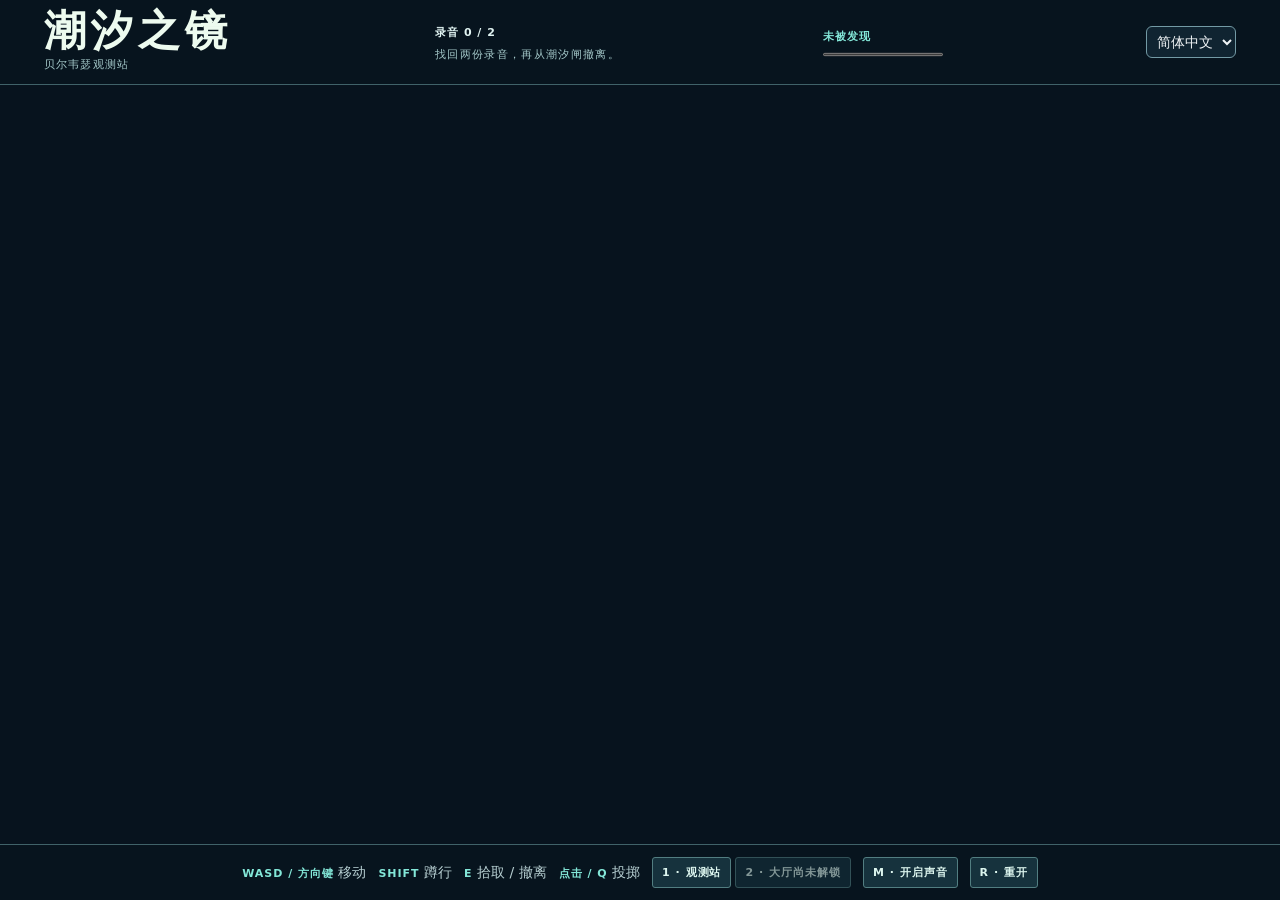
<file: index.html>
<!doctype html>
<html lang="zh-CN">
<meta charset="utf-8">
<meta name="viewport" content="width=device-width, initial-scale=1">
<meta http-equiv="refresh" content="0; url=./game/index.html">
<title>潮汐之镜 / TIDEGLASS</title>
<p><a href="./game/index.html">打开作品 / Open TIDEGLASS</a></p>
</html>
</file>
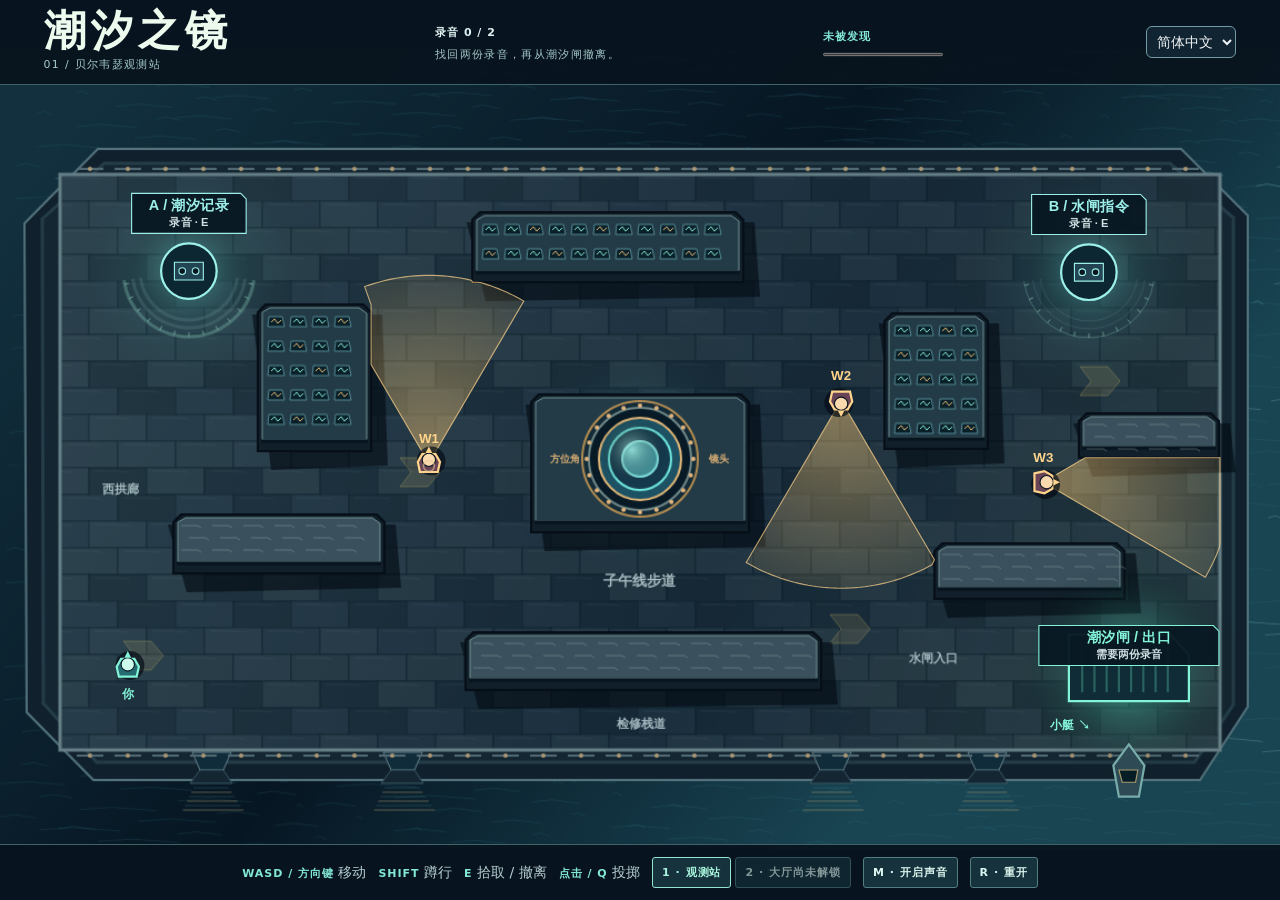
<file: game/index.html>
<!doctype html>
<html lang="zh-CN">
<meta charset="utf-8">
<meta name="viewport" content="width=device-width, initial-scale=1">
<meta name="theme-color" content="#08141f">
<link rel="icon" href="data:,">
<link rel="stylesheet" href="./screen.css">
<title>TIDEGLASS · Bellwether Observatory</title>
<body>
<main>
  <canvas aria-label="Top-down map of Bellwether Observatory"></canvas>
  <header>
    <div><h1>TIDEGLASS</h1><p id="location">BELLWETHER OBSERVATORY</p></div>
    <section><strong id="manifest">RECORDINGS 0 / 2</strong><p id="objective">Recover both logs. Extract at the tide gate.</p></section>
    <section class="signal"><strong id="signal">UNSEEN</strong><progress max="1" value="0" aria-label="Guard suspicion"></progress></section>
    <label class="language-control"><select id="language" aria-label="语言 / Language" style="background:#102431;color:#f0f4f6;border:1px solid #739aa5;border-radius:6px;padding:6px"><option value="zh">简体中文</option><option value="en">English</option></select></label>
  </header>
  <footer>
    <span><kbd>WASD / ARROWS</kbd> Move</span><span><kbd>SHIFT</kbd> Crouch</span>
    <span><kbd>E</kbd> Recover / exit</span><span><kbd>CLICK / Q</kbd> Toss</span>
    <nav aria-label="Missions"><button id="mission-one" type="button">1 · Observatory</button>
    <button id="mission-two" type="button" disabled>2 · Hall locked</button></nav>
    <button id="mute" type="button">M · Sound on</button><button id="reset" type="button">R · Restart</button>
  </footer>
  <aside id="ending" hidden>
    <article><p>BELLWETHER / FIELD REPORT</p><h2></h2><div></div>
    <button id="retry" type="button">R · Run again</button>
    <button id="next" type="button" hidden>2 · Enter turbine hall</button></article>
  </aside>
</main>
<script src="language.js"></script>
<script type="module" src="./src/entry.js"></script>
</body>
</html>
</file>
<file: game/screen.css>
:root{color-scheme:dark;background:#07131e;color:#e1f4f2;font:14px system-ui,sans-serif}
*{box-sizing:border-box}
body{margin:0}
main{position:relative;height:100dvh;width:100%;overflow:hidden;isolation:isolate}
canvas{width:100%;height:100%;display:block;cursor:crosshair;touch-action:none}
header,footer{position:absolute;left:0;right:0;display:flex;align-items:center;justify-content:space-between;gap:12px;padding:12px clamp(14px,3.4vw,44px);background:#08141ff5}
header{top:0;border-bottom:1px solid #406269;min-height:79px}
footer{bottom:0;justify-content:center;flex-wrap:wrap;border-top:1px solid #406269;color:#b6ced1}
h1,h2{margin:0;font:700 clamp(20px,3.3vw,46px)/.9 Georgia,serif;letter-spacing:.12em;color:#edfbef}
p{margin:7px 0 0;color:#a5c9ca;font-size:11px;letter-spacing:.12em}
strong,kbd,button{font:700 11px "Segoe UI",system-ui,sans-serif;letter-spacing:.09em}
kbd{color:#83e7d8}
.signal{width:120px;color:#83e7d8}
progress{display:block;width:100%;height:7px;margin-top:7px;accent-color:#ff9c8f}
[data-alert=true]{color:#ff9c8f}
button{cursor:pointer;padding:7px 9px;background:#16323d;color:#ddf6ef;border:1px solid #527e81;border-radius:3px}
button:hover,button:focus-visible{background:#245063}
button:disabled{opacity:.58;cursor:default}
button[aria-current="step"]{border-color:#90e4d0;color:#a8f5dc}
nav{display:flex;gap:4px}
aside{position:absolute;inset:0;display:grid;place-items:center;background:#0410188c}
aside[hidden]{display:none}
article{width:min(540px,90vw);padding:32px;background:#0d2330;border:1px solid #7dcfc5;box-shadow:0 16px 60px #0009}
article h2{margin:12px 0;line-height:1}
article div{color:#bbd7dc;max-width:40ch;line-height:1.55;margin-bottom:21px}
@media(max-width:640px){header{padding:9px}.signal{width:70px}footer{font-size:11px;gap:7px}header p{letter-spacing:0}}
@media(max-height:540px){
  header{min-height:54px;padding-block:6px}
  footer{padding-block:5px;gap:4px 9px;font-size:11px}
  footer button{padding:4px 6px}
  article{padding:22px}
}

header .language-control{flex:none}
header .language-control select{font:inherit}
@media(max-width:480px){header .language-control select{max-width:7rem;font-size:12px}.signal{min-width:48px}}
</file>
